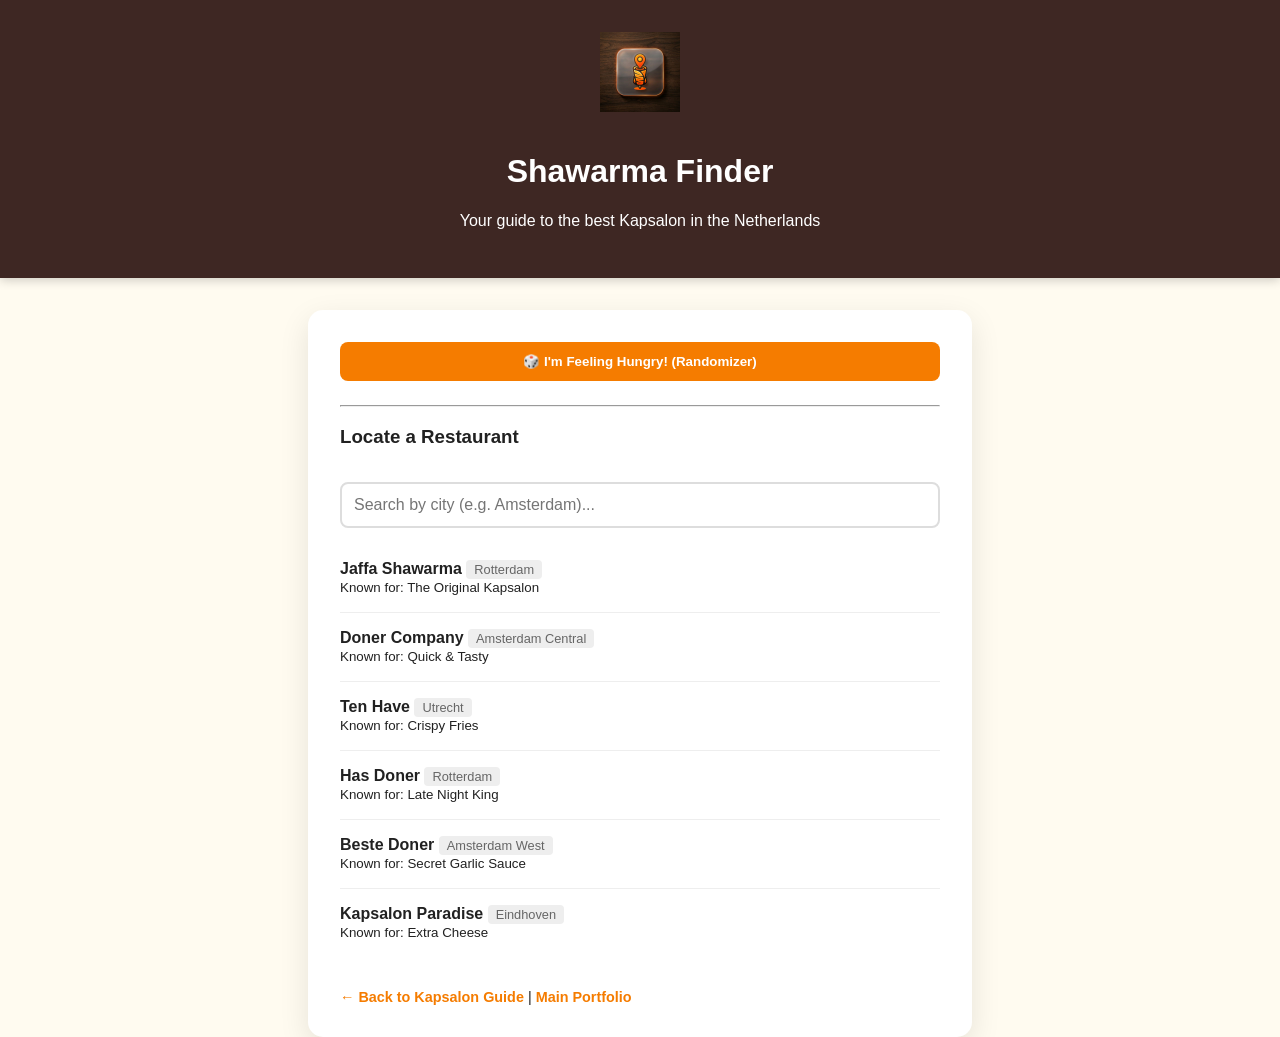
<file: app.html>
<!DOCTYPE html>
<html lang="en">
<head>
    <meta charset="UTF-8">
    <meta name="viewport" content="width=device-width, initial-scale=1.0">
    <title>Shawarma Finder - Kapsalon Locator</title>
    <style>
        :root {
            --primary: #f57c00;
            --secondary: #3e2723;
            --accent: #ffb74d;
            --bg: #fffbf0;
            --text: #212121;
        }
        body {
            font-family: 'Segoe UI', Roboto, Helvetica, Arial, sans-serif;
            background-color: var(--bg);
            color: var(--text);
            margin: 0;
            display: flex;
            flex-direction: column;
            align-items: center;
            min-height: 100vh;
        }
        header {
            background-color: var(--secondary);
            color: white;
            width: 100%;
            padding: 2rem 0;
            text-align: center;
            box-shadow: 0 2px 10px rgba(0,0,0,0.2);
        }
        .container {
            max-width: 600px;
            width: 90%;
            margin-top: 2rem;
            background: white;
            padding: 2rem;
            border-radius: 15px;
            box-shadow: 0 10px 30px rgba(0,0,0,0.1);
        }
        .app-icon {
            width: 80px;
            height: 80px;
            margin-bottom: 1rem;
        }
        input[type="text"] {
            width: 100%;
            padding: 12px;
            margin: 1rem 0;
            border: 2px solid #ddd;
            border-radius: 8px;
            box-sizing: border-box;
            font-size: 1rem;
        }
        .btn {
            background-color: var(--primary);
            color: white;
            padding: 12px 24px;
            border: none;
            border-radius: 8px;
            cursor: pointer;
            font-weight: bold;
            transition: 0.3s;
            width: 100%;
            margin-bottom: 1rem;
        }
        .btn:hover { background-color: #e65100; }
        .restaurant-card {
            border-bottom: 1px solid #eee;
            padding: 1rem 0;
        }
        .restaurant-card:last-child { border-bottom: none; }
        .city-tag {
            font-size: 0.8rem;
            background: #eee;
            padding: 2px 8px;
            border-radius: 4px;
            color: #666;
        }
        .random-result {
            margin-top: 1rem;
            padding: 1rem;
            background: #fff3e0;
            border-left: 5px solid var(--primary);
            display: none;
        }
        .nav-links {
            margin-top: 2rem;
            font-size: 0.9rem;
        }
        a { color: var(--primary); text-decoration: none; font-weight: bold; }
    </style>
</head>
<body>

    <header>
        <img src="assets/img/app_icon.png" alt="App Icon" class="app-icon">
        <h1>Shawarma Finder</h1>
        <p>Your guide to the best Kapsalon in the Netherlands</p>
    </header>

    <div class="container">
        <button class="btn" onclick="generateRandom()">🎲 I'm Feeling Hungry! (Randomizer)</button>
        <div id="random-box" class="random-result">
            <strong>Tonight's Recommendation:</strong>
            <p id="random-text"></p>
        </div>

        <hr>

        <h3>Locate a Restaurant</h3>
        <input type="text" id="searchInput" onkeyup="filterRestaurants()" placeholder="Search by city (e.g. Amsterdam)...">
        
        <div id="restaurant-list">
            <!-- Data will be injected here -->
        </div>

        <div class="nav-links">
            <a href="scratch.html">← Back to Kapsalon Guide</a> | 
            <a href="index.html">Main Portfolio</a>
        </div>
    </div>

    <script>
        const restaurants = [
            { name: "Jaffa Shawarma", city: "Rotterdam", specialty: "The Original Kapsalon" },
            { name: "Doner Company", city: "Amsterdam Central", specialty: "Quick & Tasty" },
            { name: "Ten Have", city: "Utrecht", specialty: "Crispy Fries" },
            { name: "Has Doner", city: "Rotterdam", specialty: "Late Night King" },
            { name: "Beste Doner", city: "Amsterdam West", specialty: "Secret Garlic Sauce" },
            { name: "Kapsalon Paradise", city: "Eindhoven", specialty: "Extra Cheese" }
        ];

        function displayRestaurants(data) {
            const list = document.getElementById('restaurant-list');
            list.innerHTML = data.map(r => `
                <div class="restaurant-card">
                    <strong>${r.name}</strong> <span class="city-tag">${r.city}</span>
                    <br><small>Known for: ${r.specialty}</small>
                </div>
            `).join('');
        }

        function filterRestaurants() {
            const query = document.getElementById('searchInput').value.toLowerCase();
            const filtered = restaurants.filter(r => 
                r.city.toLowerCase().includes(query) || 
                r.name.toLowerCase().includes(query)
            );
            displayRestaurants(filtered);
        }

        function generateRandom() {
            const random = restaurants[Math.floor(Math.random() * restaurants.length)];
            const box = document.getElementById('random-box');
            document.getElementById('random-text').innerText = `${random.name} in ${random.city}! They serve excellent ${random.specialty}.`;
            box.style.display = 'block';
        }

        // Initial load
        displayRestaurants(restaurants);
    </script>
</body>
</html>
</file>
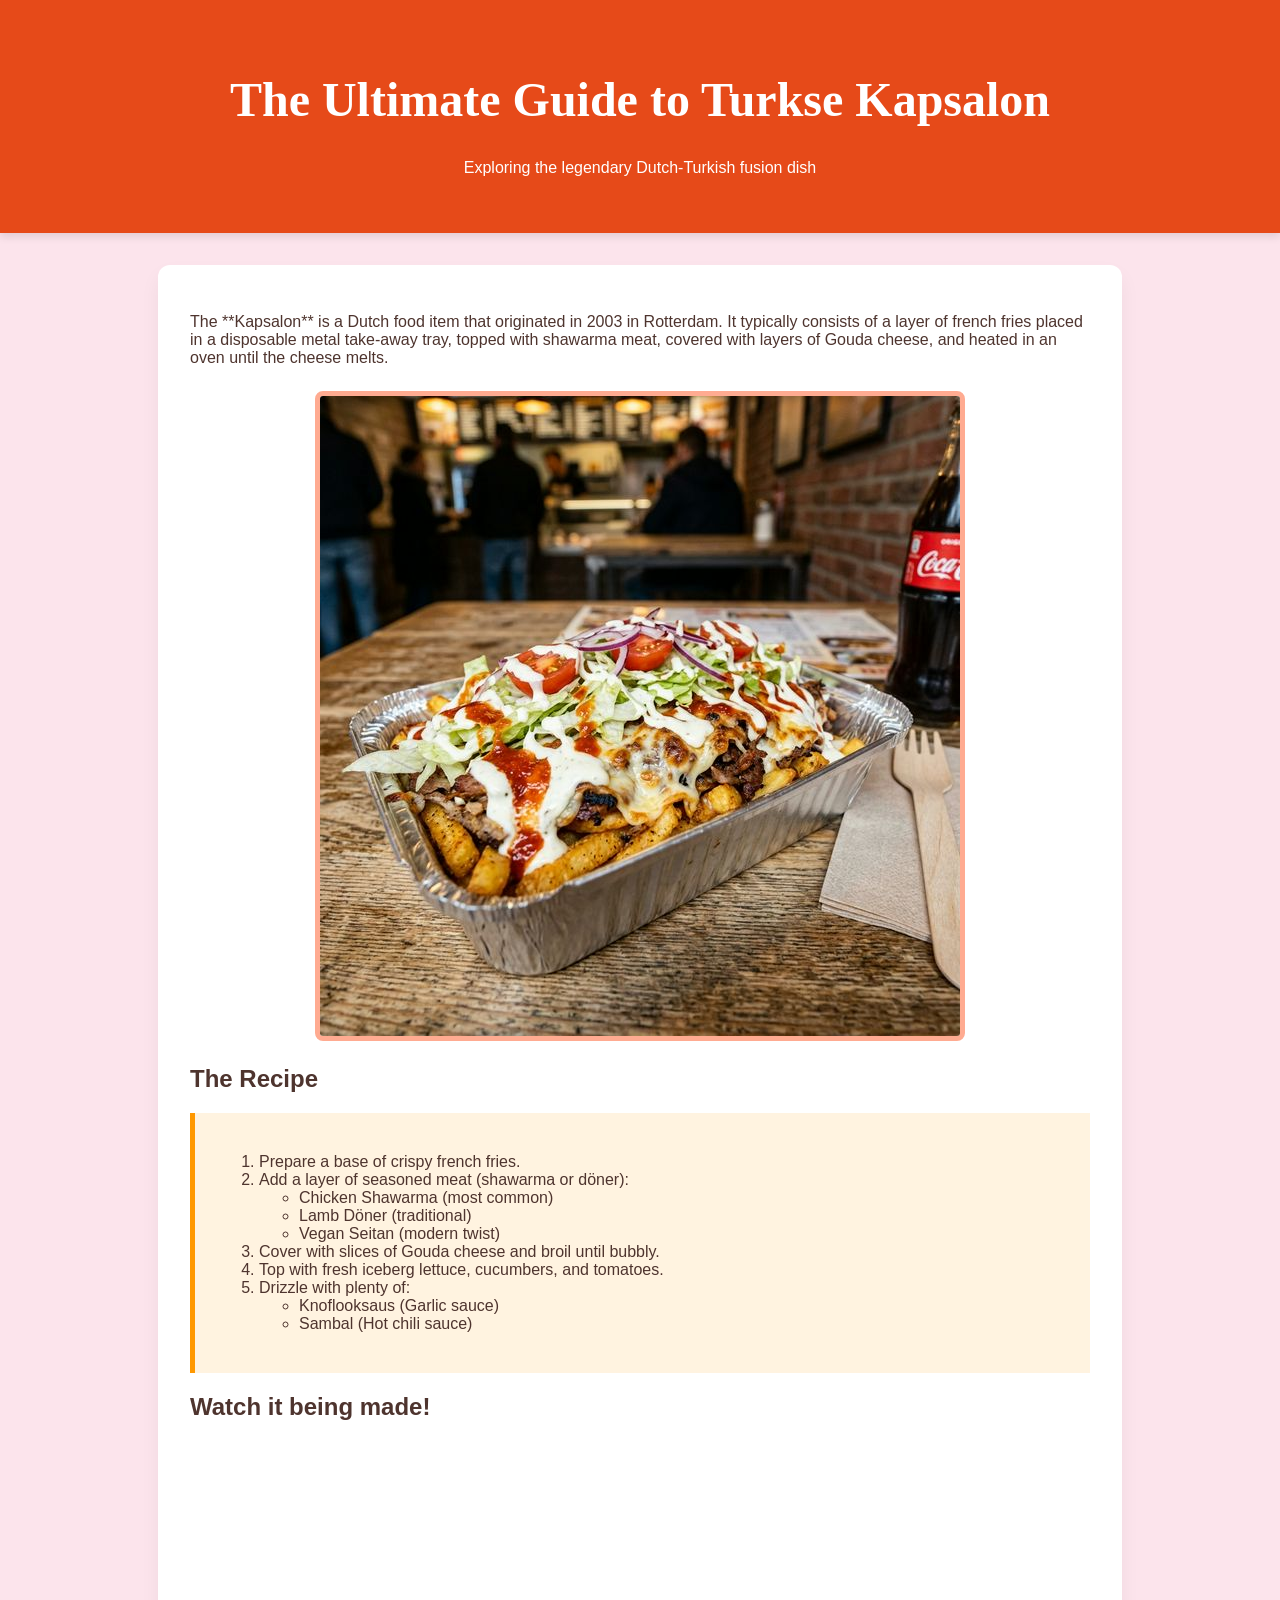
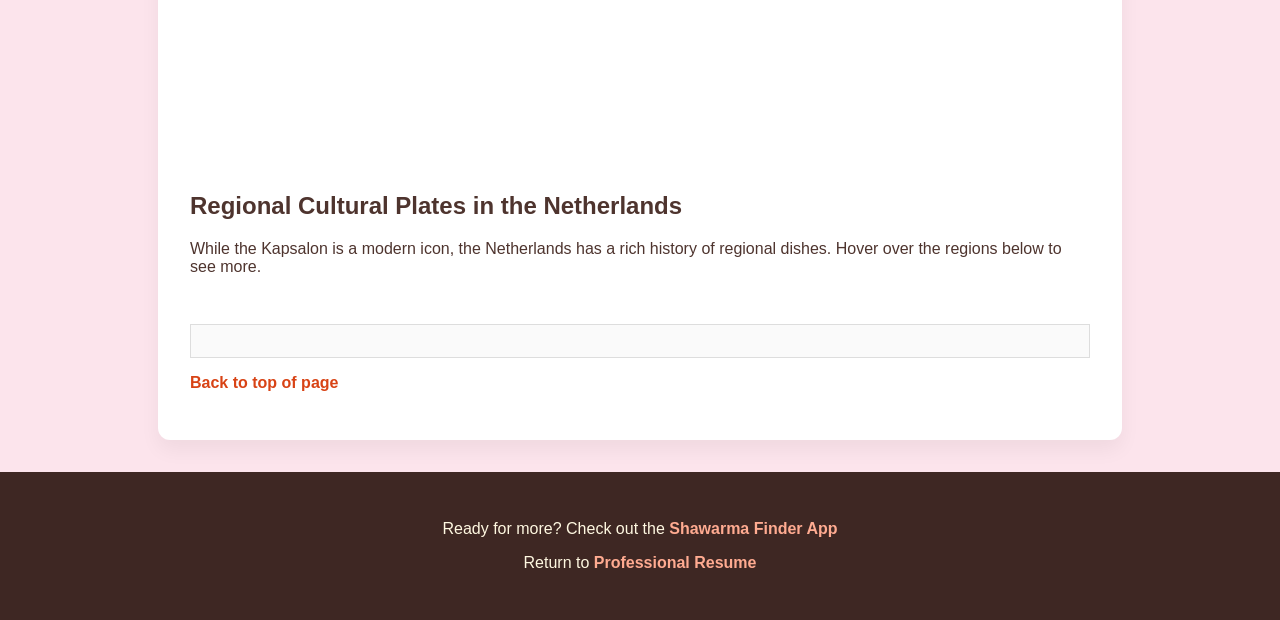
<file: scratch.html>
<!DOCTYPE html>
<html lang="en">
<head>
    <meta charset="UTF-8">
    <meta name="viewport" content="width=device-width, initial-scale=1.0">
    <title>Turkse Kapsalon - A Dutch Classic</title>
    <link rel="stylesheet" href="scratch.css">
</head>
<body>

    <div id="header-section">
        <h1 id="top">The Ultimate Guide to Turkse Kapsalon</h1>
        <p>Exploring the legendary Dutch-Turkish fusion dish</p>
    </div>

    <div class="main-content">
        <p>The **Kapsalon** is a Dutch food item that originated in 2003 in Rotterdam. It typically consists of a layer of french fries placed in a disposable metal take-away tray, topped with shawarma meat, covered with layers of Gouda cheese, and heated in an oven until the cheese melts.</p>

        <img src="assets/img/kapsalon.png" alt="A delicious Turkse Kapsalon" class="kapsalon-image">

        <h2 id="recipe">The Recipe</h2>
        <div class="recipe-list">
            <ol>
                <li>Prepare a base of crispy french fries.</li>
                <li>Add a layer of seasoned meat (shawarma or döner):
                    <ul>
                        <li>Chicken Shawarma (most common)</li>
                        <li>Lamb Döner (traditional)</li>
                        <li>Vegan Seitan (modern twist)</li>
                    </ul>
                </li>
                <li>Cover with slices of Gouda cheese and broil until bubbly.</li>
                <li>Top with fresh iceberg lettuce, cucumbers, and tomatoes.</li>
                <li>Drizzle with plenty of:
                    <ul>
                        <li>Knoflooksaus (Garlic sauce)</li>
                        <li>Sambal (Hot chili sauce)</li>
                    </ul>
                </li>
            </ol>
        </div>

        <h2>Watch it being made!</h2>
        <div style="text-align: center; margin-bottom: 2rem;">
            <iframe width="560" height="315" src="https://www.youtube.com/watch?v=7QTcvHGvFPQ" title="YouTube video player" frameborder="0" allow="accelerometer; autoplay; clipboard-write; encrypted-media; gyroscope; picture-in-picture; web-share" allowfullscreen></iframe>
        </div>

        <h2>Regional Cultural Plates in the Netherlands</h2>
        <p>While the Kapsalon is a modern icon, the Netherlands has a rich history of regional dishes. Hover over the regions below to see more.</p>
        
        <div class="viz-container">
            <!-- New Tableau Embed: Netherlands Food Consumption -->
            <div class='tableauPlaceholder' id='viz1713745000000' style='position: relative'>
                <noscript><a href='#'><img alt='Food Consumption' src='(https://public.tableau.com/views/DutchFoodRegions/Dashboard1' style='border: none' /></a></noscript>
                <object class='tableauViz' style='display:none;'>
                    <param name='host_url' value='https%3A%2F%2Fpublic.tableau.com%2F' />
                    <param name='embed_code_version' value='3' />
                    <param name='site_root' value='' />
                    <param name='name' value='EatingHabitsinTheNetherlands/MainDashboard' />
                    <param name='tabs' value='no' />
                    <param name='toolbar' value='yes' />
                    <param name='animate_transition' value='yes' />
                    <param name='display_static_image' value='yes' />
                    <param name='display_spinner' value='yes' />
                    <param name='display_overlay' value='yes' />
                    <param name='display_count' value='yes' />
                    <param name='language' value='en-US' />
                </object>
            </div>
            <script type='text/javascript'>
                var divElement = document.getElementById('viz1713745000000');
                var vizElement = divElement.getElementsByTagName('object')[0];
                vizElement.style.width='100%';vizElement.style.height='500px';
                var scriptElement = document.createElement('script');
                scriptElement.src = 'https://public.tableau.com/javascripts/api/viz_v1.js';
                vizElement.parentNode.insertBefore(scriptElement, vizElement);
            </script>
        </div>

        <p><a href="#top">Back to top of page</a></p>
    </div>

    <div class="footer-nav">
        <p>Ready for more? Check out the <a href="app.html" style="color: #ffab91;">Shawarma Finder App</a></p>
        <p>Return to <a href="index.html" style="color: #ffab91;">Professional Resume</a></p>
    </div>

</body>
</html>
</file>
<file: scratch.css>
/* Custom Stylesheet for the Kapsalon Scratch Page */

body {
    background-color: #fce4ec; /* Light pinkish background to contrast with food colors */
    font-family: 'Segoe UI', Tahoma, Geneva, Verdana, sans-serif;
    color: #4e342e; /* Deep brown text */
    margin: 0;
    padding: 0;
}

#header-section {
    background-color: #e64a19; /* Deep orange */
    color: white;
    padding: 2.5rem;
    text-align: center;
    box-shadow: 0 4px 8px rgba(0,0,0,0.1);
}

.main-content {
    max-width: 900px;
    margin: 2rem auto;
    background-color: white;
    padding: 2rem;
    border-radius: 12px;
    box-shadow: 0 10px 20px rgba(0,0,0,0.05);
}

.footer-nav {
    text-align: center;
    padding: 2rem;
    background-color: #3e2723;
    color: #fff8e1;
}

h1 {
    font-family: 'Georgia', serif;
    font-size: 3rem;
}

.kapsalon-image {
    max-width: 100%;
    height: auto;
    border-radius: 8px;
    display: block;
    margin: 1.5rem auto;
    border: 5px solid #ffab91;
}

.recipe-list {
    background-color: #fff3e0;
    padding: 1.5rem;
    border-left: 5px solid #ff9800;
}

a {
    color: #d84315;
    text-decoration: none;
    font-weight: bold;
}

a:hover {
    text-decoration: underline;
}

.viz-container {
    margin-top: 3rem;
    padding: 1rem;
    background-color: #fafafa;
    border: 1px solid #ddd;
}
</file>
